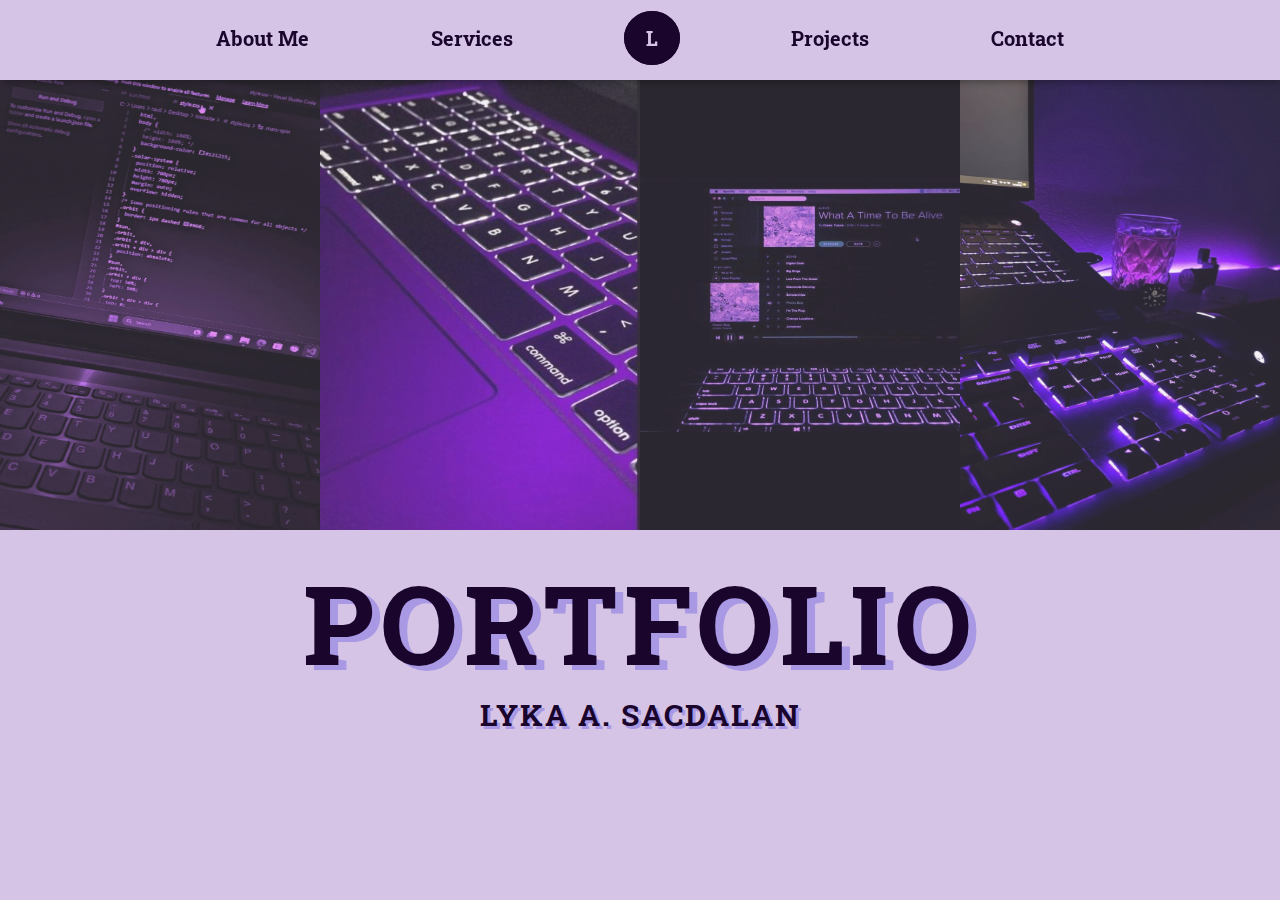
<file: LAS_PORTFOLIO/index.html>
<!DOCTYPE html>
<html lang="en">
<head>
  <meta charset="UTF-8">
  <meta name="viewport" content="width=device-width, initial-scale=1.0">
  <!--CSS STYLES-->
  <link rel="stylesheet" href="css/general.css">
  <link rel="stylesheet" href="css/nav.css">
  <link rel="stylesheet" href="css/home.css">
  <!--FONTS-->
  <link rel="preconnect" href="https://fonts.googleapis.com">
  <link rel="preconnect" href="https://fonts.gstatic.com" crossorigin>
  <link href="https://fonts.googleapis.com/css2?family=Roboto+Slab:wght@100..900&family=Roboto:ital,wght@0,100..900;1,100..900&display=swap" rel="stylesheet">
  <!--FONT AWESOME-->
  <link
  rel="stylesheet"
  href="https://cdnjs.cloudflare.com/ajax/libs/font-awesome/6.7.2/css/all.min.css"
/>
  <title>Lyka Portfolio</title>
</head>
<body>
  <header>

    <nav>
      <ul>
        <li><a href="html/about.html">About Me</a></li>
        <li><a href="html/services.html">Services</a></li>
        <li><a href="index.html" class="l-logo">L</a></li>
        <li><a href="html/projects.html">Projects</a></li>
        <li><a href="html/contact.html">Contact</a></li>
      </ul>
    </nav>

  </header>
  <main>
    <section id="home">
      <div class="image-home">
        <img src="images/img-1.jpg" alt="home-image-1">
        <img src="images/img-2.jpg" alt="home-image-2">
        <img src="images/img-3.jpg" alt="home-image-3">
        <img src="images/img-4.jpg" alt="home-image-4">
      </div>
      <div class="bottom-home">
        <div class="portfolio-title">PORTFOLIO</div>
        <div class="portfolio-sub-title">LYKA A. SACDALAN</div>
      </div>
      
    </section>
  </main>

  <footer>

  </footer>

  <script src="js/script.js"></script>
</body>
</html>
</file>
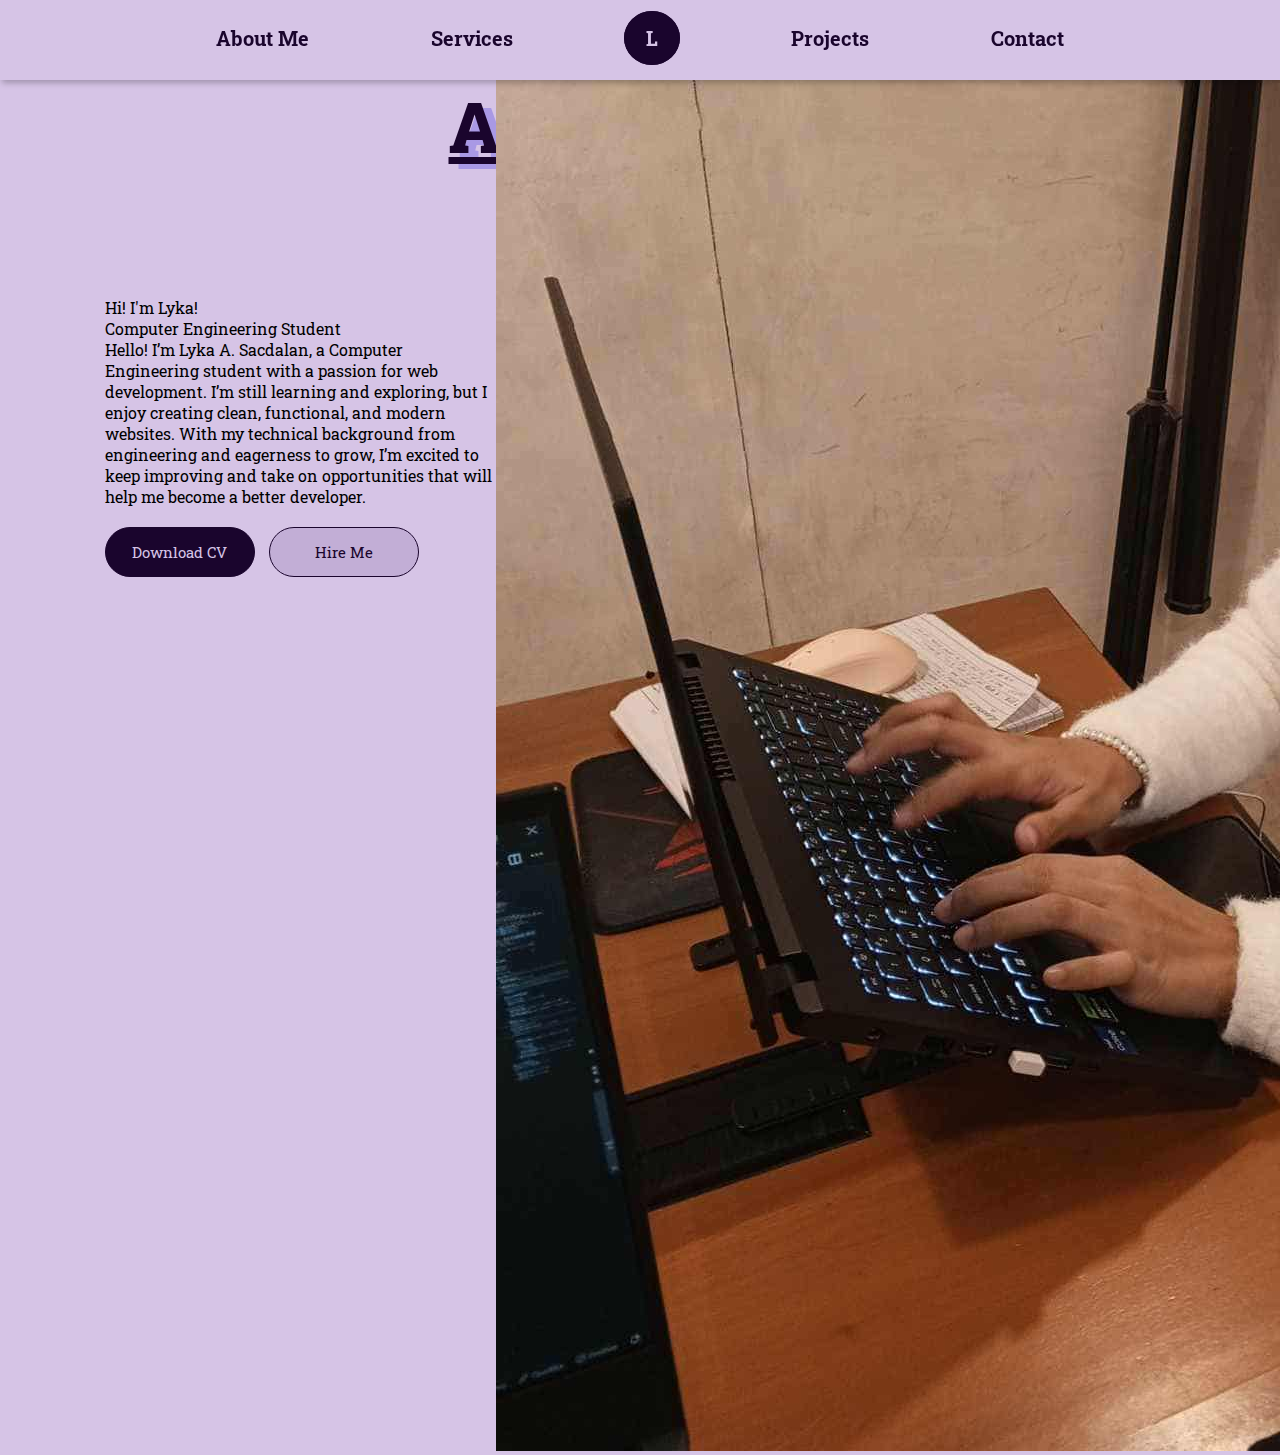
<file: LAS_PORTFOLIO/about.html>
<!DOCTYPE html>
<html lang="en">
<head>
  <meta charset="UTF-8">
  <meta name="viewport" content="width=device-width, initial-scale=1.0">
  <!--CSS STYLES-->
  <link rel="stylesheet" href="css/general.css">
  <link rel="stylesheet" href="css/nav.css">
  <link rel="stylesheet" href="css/about.css">
  <!--FONTS-->
  <link rel="preconnect" href="https://fonts.googleapis.com">
  <link rel="preconnect" href="https://fonts.gstatic.com" crossorigin>
  <link href="https://fonts.googleapis.com/css2?family=Roboto+Slab:wght@100..900&family=Roboto:ital,wght@0,100..900;1,100..900&display=swap" rel="stylesheet">
  <!--FONT AWESOME-->
  <link
  rel="stylesheet"
  href="https://cdnjs.cloudflare.com/ajax/libs/font-awesome/6.7.2/css/all.min.css"
/>
  <title>Lyka Portfolio</title>
</head>
<body>
  <header>
    <nav>
      <ul>
        <li><a href="about.html">About Me</a></li>
        <li><a href="services.html">Services</a></li>
        <li><a href="index.html" class="l-logo">L</a></li>
        <li><a href="projects.html">Projects</a></li>
        <li><a href="contact.html">Contact</a></li>
      </ul>
    </nav>
  </header>
  <main>
    <section id="about">
      
      <div class="head"><u>ABOUT ME</u></div>

      <div class="about-container">
        
        <div class="right">
          <div class="introduction">Hi! I'm Lyka!</div>
          <div class="occupation">Computer Engineering Student</div>  
          <div class="name-desc">
          Hello! I’m Lyka A. Sacdalan, a Computer Engineering student with a passion for web development. I’m still learning and exploring, but I enjoy creating clean, functional, and modern websites. With my technical background from engineering and eagerness to grow, I’m excited to keep improving and take on opportunities that will help me become a better developer.
          </div>

          <button class="dl-cv">
            Download CV
          </button>
          <button class="hire-me">
            Hire Me
          </button>
        </div>
        
        <div class="left">
            <img src="images/about-photo.jpg" alt="">
        </div>
      </div>
      
      
    </section>
  </main>

  <footer>

  </footer>
</body>
</html>
</file>
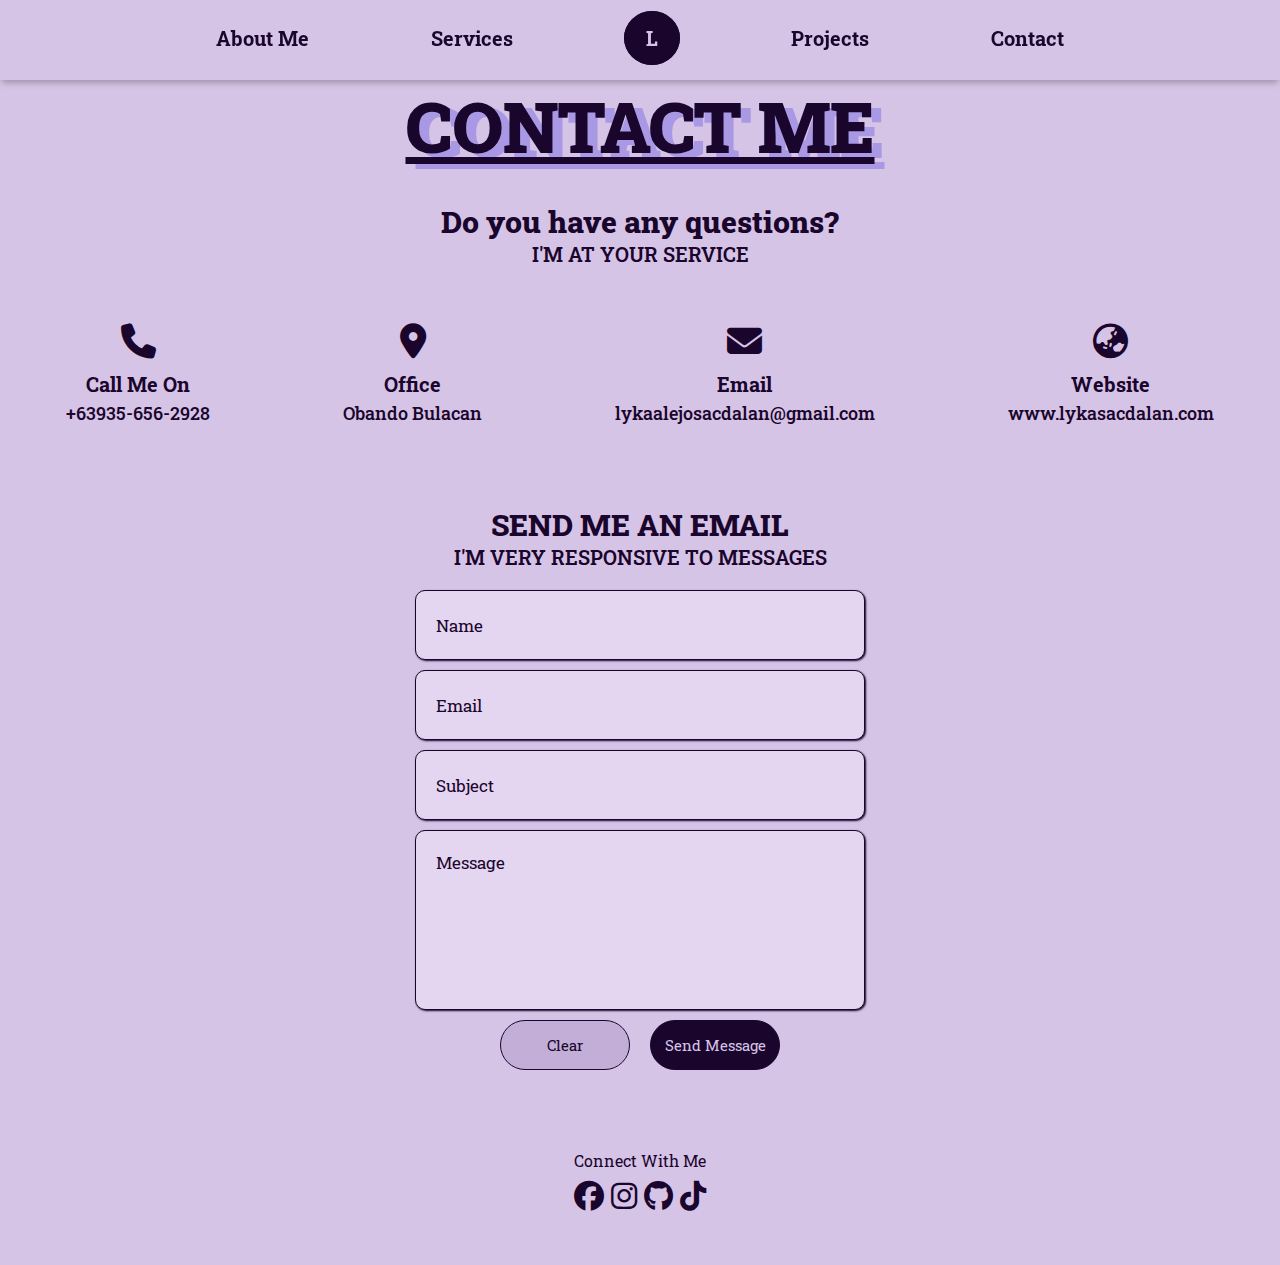
<file: LAS_PORTFOLIO/contact.html>
<!DOCTYPE html>
<html lang="en">
<head>
  <meta charset="UTF-8">
  <meta name="viewport" content="width=device-width, initial-scale=1.0">
  <!--CSS STYLES-->
  <link rel="stylesheet" href="css/general.css">
  <link rel="stylesheet" href="css/nav.css">
  <link rel="stylesheet" href="css/contact.css">
  <!--FONTS-->
  <link rel="preconnect" href="https://fonts.googleapis.com">
  <link rel="preconnect" href="https://fonts.gstatic.com" crossorigin>
  <link href="https://fonts.googleapis.com/css2?family=Roboto+Slab:wght@100..900&family=Roboto:ital,wght@0,100..900;1,100..900&display=swap" rel="stylesheet">
  <!--FONT AWESOME-->
  <link
    rel="stylesheet"
    href="https://cdnjs.cloudflare.com/ajax/libs/font-awesome/6.7.2/css/all.min.css"
  />
  <title>Lyka Portfolio</title>
</head>
<body>
  <header>
    <nav>
      <ul>
        <li><a href="about.html">About Me</a></li>
        <li><a href="services.html">Services</a></li>
        <li><a href="index.html" class="l-logo">L</a></li>
        <li><a href="projects.html">Projects</a></li>
        <li><a href="contact.html">Contact</a></li>
      </ul>
    </nav>
  </header>

  <main>
    <section id="contact">
      <div class="head">
        <u>CONTACT ME</u>
      </div>

      <div class="contact-intro">
        <div class="contact-question">Do you have any questions?</div>
        <div class="contact-sub">I'M AT YOUR SERVICE</div>
      </div>
      
      <div class="contact-container"> 
        <!--Contact 1-->
        <div class="contact">
          <div class="contact-icon">
            <i class="fa-solid fa-phone"></i>
          </div>
          <div class="contact-name">Call Me On</div>
          <div class="contact-desc">+63935-656-2928</div>
        </div>

        <!--Contact 2-->
        <div class="contact">
          <div class="contact-icon">
            <i class="fa-solid fa-location-dot"></i>
          </div>
          <div class="contact-name">Office</div>
          <div class="contact-desc">Obando Bulacan</div>
        </div>

        <!--Contact 3-->
        <div class="contact">
          <div class="contact-icon">
            <i class="fa-solid fa-envelope"></i>
          </div>
          <div class="contact-name">Email</div>
          <div class="contact-desc">lykaalejosacdalan@gmail.com</div>
        </div>

        <!--Contact 4-->
        <div class="contact">
          <div class="contact-icon">
            <i class="fa-solid fa-earth-asia"></i>
          </div>
          <div class="contact-name">Website</div>
          <div class="contact-desc">www.lykasacdalan.com</div>
        </div>
      </div>

      <div class="contact-email">
        <div class="email-title">SEND ME AN EMAIL</div>
        <div class="email-sub">I'M VERY RESPONSIVE TO MESSAGES</div>
      </div>

      <div class="email-me">
        <form class="form-email">
          <input type="text" name="name" placeholder="Name" class="contact-inputs" required>
          <input type="email" name="email" placeholder="Email" class="contact-inputs" required>
          <input type="text" name="subject" placeholder="Subject" class="contact-inputs" required>
          <textarea id="email-message" name="message" placeholder="Message" class="contact-inputs" required></textarea>

          <div class="email-buttons">
            <button class="clear-button" type="reset">Clear</button>
            <button class="send-button" type="submit">Send Message</button>
          </div>
        </form>
      </div>

      <div class="connect-container">
        <div>Connect With Me</div>
        <div class="socials">
          <a href="https://www.facebook.com/share/17AZUaY7Bp/">
            <div class="social-icon"><i id="fb" class="fa-brands fa-facebook"></i></div>
          </a>

          <a href="https://www.instagram.com/lasacdalan?igsh=MXNjOG00MHQ3NmF0dg==">
            <div class="social-icon"><i id="ig" class="fa-brands fa-instagram"></i></div>
          </a>

          <a href="https://github.com/lasacdalan">
            <div class="social-icon"><i id="git" class="fa-brands fa-github"></i></div>
          </a>

          <a href="https://www.tiktok.com/@aaeoaaa_?_t=ZS-8zbcDejuXcC&_r=1">
            <div class="social-icon"><i id="tt" class="fa-brands fa-tiktok"></i></div>
          </a>
        </div> <!-- closes .socials -->
      </div>   <!-- closes .connect-container -->
    </section>
  </main>


</body>
</html>
</file>
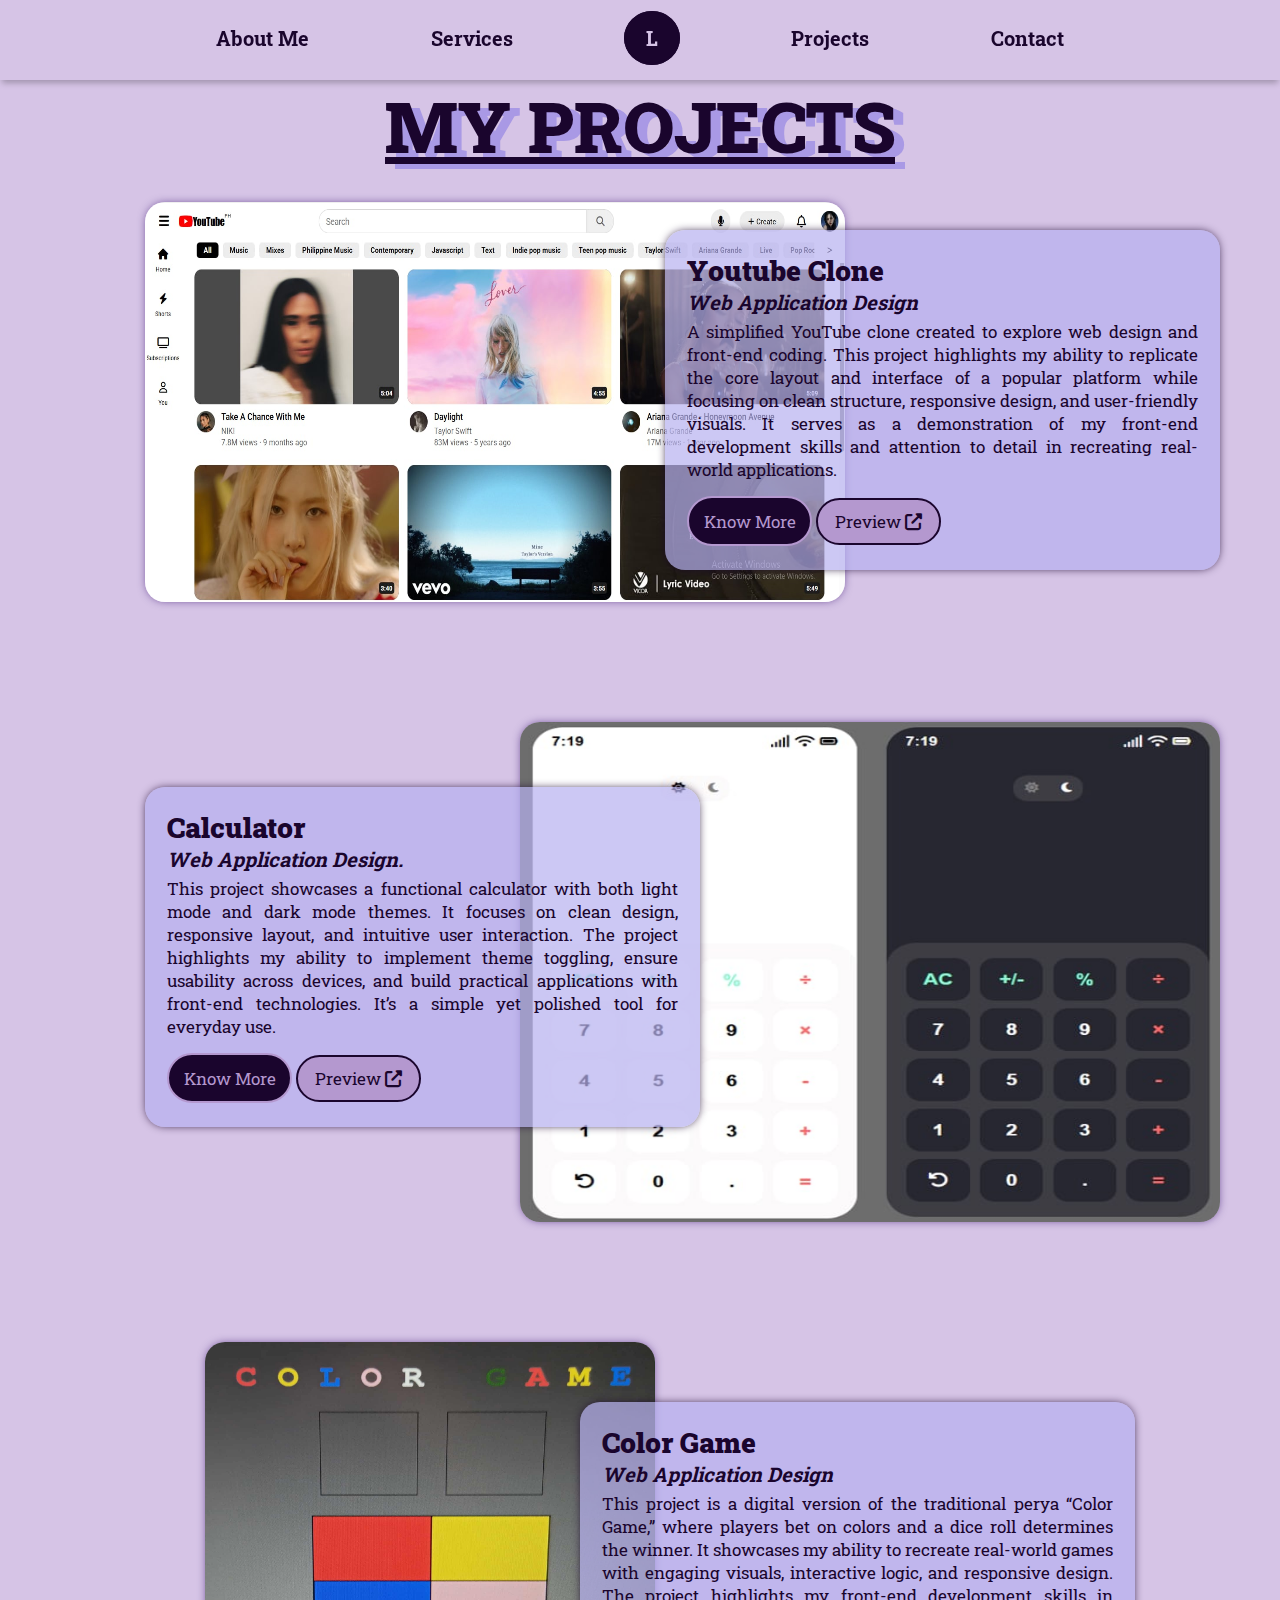
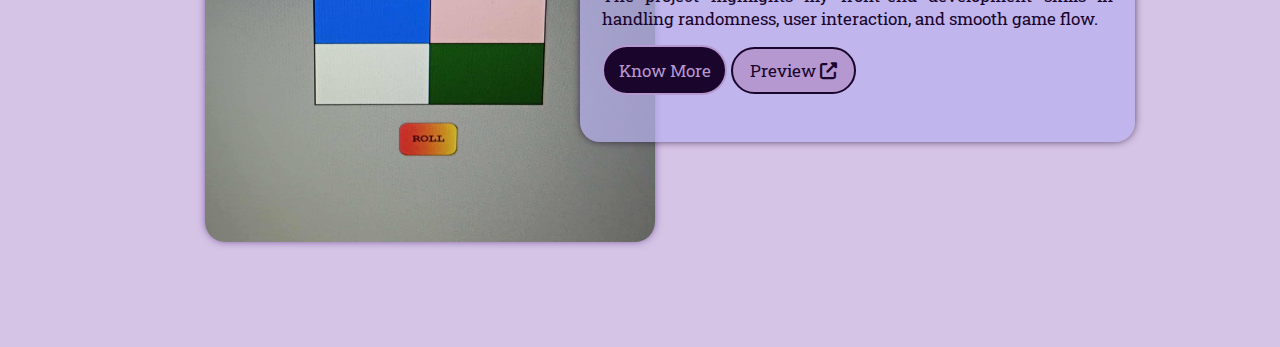
<file: LAS_PORTFOLIO/projects.html>
<!DOCTYPE html>
<html lang="en">
<head>
  <meta charset="UTF-8">
  <meta name="viewport" content="width=device-width, initial-scale=1.0">
  <!--CSS STYLES-->
  <link rel="stylesheet" href="css/general.css">
  <link rel="stylesheet" href="css/nav.css">
  <link rel="stylesheet" href="css/projects.css">
  <!--FONTS-->
  <link rel="preconnect" href="https://fonts.googleapis.com">
  <link rel="preconnect" href="https://fonts.gstatic.com" crossorigin>
  <link href="https://fonts.googleapis.com/css2?family=Roboto+Slab:wght@100..900&family=Roboto:ital,wght@0,100..900;1,100..900&display=swap" rel="stylesheet">
  <!--FONT AWESOME-->
  <link
  rel="stylesheet"
  href="https://cdnjs.cloudflare.com/ajax/libs/font-awesome/6.7.2/css/all.min.css"
/>
  <title>Lyka Portfolio</title>
</head>
<body>
  <header>
    <nav>
     <ul>
        <li><a href="about.html">About Me</a></li>
        <li><a href="services.html">Services</a></li>
        <li><a href="index.html" class="l-logo">L</a></li>
        <li><a href="projects.html">Projects</a></li>
        <li><a href="contact.html">Contact</a></li>
      </ul>
    </nav>
  </header>
  <main>
    <section id="projects">

      <div class="head">
        <u>MY PROJECTS</u>
      </div>
      
      <div class="projects-container">
      <!--PROJECT 1-->
      <div class="container">
        <div class="proj-image">
          <div>
            <img src="images/proj-imgs/proj-1.jpg" alt="">
          </div>
        </div>
        <div class="proj-info">
          <div class="proj-title">Youtube Clone</div>
          <div class="proj-sub-title"><i>Web Application Design</i></div>
          <div class="proj-desc">A simplified YouTube clone created to explore web design and front-end coding. This project highlights my ability to replicate the core layout and interface of a popular platform while focusing on clean structure, responsive design, and user-friendly visuals. It serves as a demonstration of my front-end development skills and attention to detail in recreating real-world applications.</div>
          <button class="know-more">Know More</button>
          <button class="preview">Preview <i class="fa-solid fa-up-right-from-square"></i></button>
        </div>
      </div>

      <!--PROJECT 2-->
      <div class="container second">
        <div class="proj-image" id="proj-img-second">
          <div>
            <img src="images/proj-imgs/proj-2.jpg" alt="">
          </div>
        </div>
        <div class="proj-info">
          <div class="proj-title">Calculator</div>
          <div class="proj-sub-title"><i>Web Application Design.</i></div>
          <div class="proj-desc">This project showcases a functional calculator with both light mode and dark mode themes. It focuses on clean design, responsive layout, and intuitive user interaction. The project highlights my ability to implement theme toggling, ensure usability across devices, and build practical applications with front-end technologies. It’s a simple yet polished tool for everyday use.</div>
          <button class="know-more">Know More</button>
          <button class="preview">Preview <i class="fa-solid fa-up-right-from-square"></i></button>
        </div>
      </div>

      <!--PROJECT 3-->
      <div class="container third">
        <div class="proj-image">
          <div>
            <img src="images/proj-imgs/proj-3.jpg" alt="">
          </div>
        </div>
        <div class="proj-info">
          <div class="proj-title">Color Game</div>
          <div class="proj-sub-title"><i>Web Application Design</i></div>
          <div class="proj-desc">This project is a digital version of the traditional perya “Color Game,” where players bet on colors and a dice roll determines the winner. It showcases my ability to recreate real-world games with engaging visuals, interactive logic, and responsive design. The project highlights my front-end development skills in handling randomness, user interaction, and smooth game flow.</div>
          <button class="know-more">Know More</button>
          <button class="preview">Preview <i class="fa-solid fa-up-right-from-square"></i></button>
        </div>
      </div>
      </div>

      
      
    </section>
  </main>

  <footer>

  </footer>
</body>
</html>
</file>
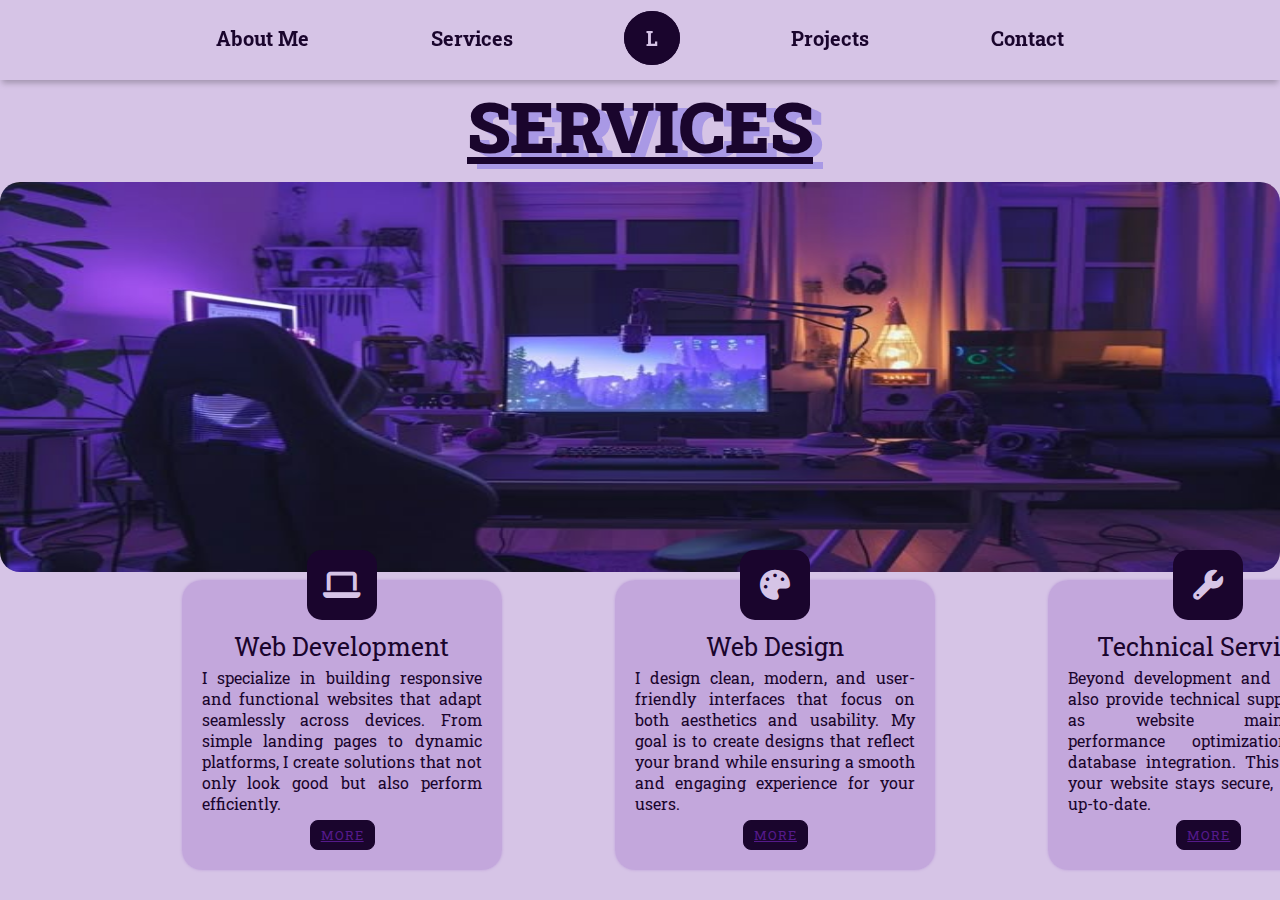
<file: LAS_PORTFOLIO/services.html>
<!DOCTYPE html>
<html lang="en">
<head>
  <meta charset="UTF-8">
  <meta name="viewport" content="width=device-width, initial-scale=1.0">
  <!--CSS STYLES-->
  <link rel="stylesheet" href="css/general.css">
  <link rel="stylesheet" href="css/nav.css">
  <link rel="stylesheet" href="css/services.css">
  <!--FONTS-->
  <link rel="preconnect" href="https://fonts.googleapis.com">
  <link rel="preconnect" href="https://fonts.gstatic.com" crossorigin>
  <link href="https://fonts.googleapis.com/css2?family=Roboto+Slab:wght@100..900&family=Roboto:ital,wght@0,100..900;1,100..900&display=swap" rel="stylesheet">
  <!--FONT AWESOME-->
  <link
  rel="stylesheet"
  href="https://cdnjs.cloudflare.com/ajax/libs/font-awesome/6.7.2/css/all.min.css"
/>
  <title>Lyka Portfolio</title>
</head>
<body>
  <header>
    <nav>
      <ul>
        <li><a href="about.html">About Me</a></li>
        <li><a href="services.html">Services</a></li>
        <li><a href="index.html" class="l-logo">L</a></li>
        <li><a href="projects.html">Projects</a></li>
        <li><a href="contact.html">Contact</a></li>
      </ul>
    </nav>
  </header>
  <main>
    <section id="services">
      
      <div class="head"><u>SERVICES</u></div>
      
      <div class="service-cover">
        <img src="images/services-photo.jpg" alt="">
      </div>
      
      <div class="services-container">
        <!--SERVICES CARDS-->
          <!--Card 1-->
            <div class="service">
              <div class="service-icon">
                <i class="fa-solid fa-laptop"></i>
              </div>
              <div class="service-name">
                Web Development
              </div>
              <div class="service-desc">
                I specialize in building responsive and functional websites that adapt seamlessly across devices. From simple landing pages to dynamic platforms, I create solutions that not only look good but also perform efficiently.
                
              </div>
              <div class="service-more">
                <a href="">MORE</a>
              </div>
              
            </div>

            <!--Card 2-->
            <div class="service">
              <div class="service-icon">
                <i class="fa-solid fa-palette"></i>
              </div>
              <div class="service-name">
                Web Design
              </div>
              <div class="service-desc">
                I design clean, modern, and user-friendly interfaces that focus on both aesthetics and usability. My goal is to create designs that reflect your brand while ensuring a smooth and engaging experience for your users.
                </div>
              <div class="service-more">
                <a href="">MORE</a>
              </div>
            </div>

            <!--Card 3-->
            <div class="service">
              <div class="service-icon">
                <i class="fa-solid fa-wrench"></i>
              </div>
              <div class="service-name">
                Technical Services
              </div>
              <div class="service-desc">
                Beyond development and design, I also provide technical support such as website maintenance, performance optimization, and database integration. This ensures your website stays secure, fast, and up-to-date.
                
              </div>
              <div class="service-more">
                <a href="">MORE</a>
              </div>
            </div>
      </div>


    </section>
  </main>

  <footer>

  </footer>
</body>
</html>
</file>
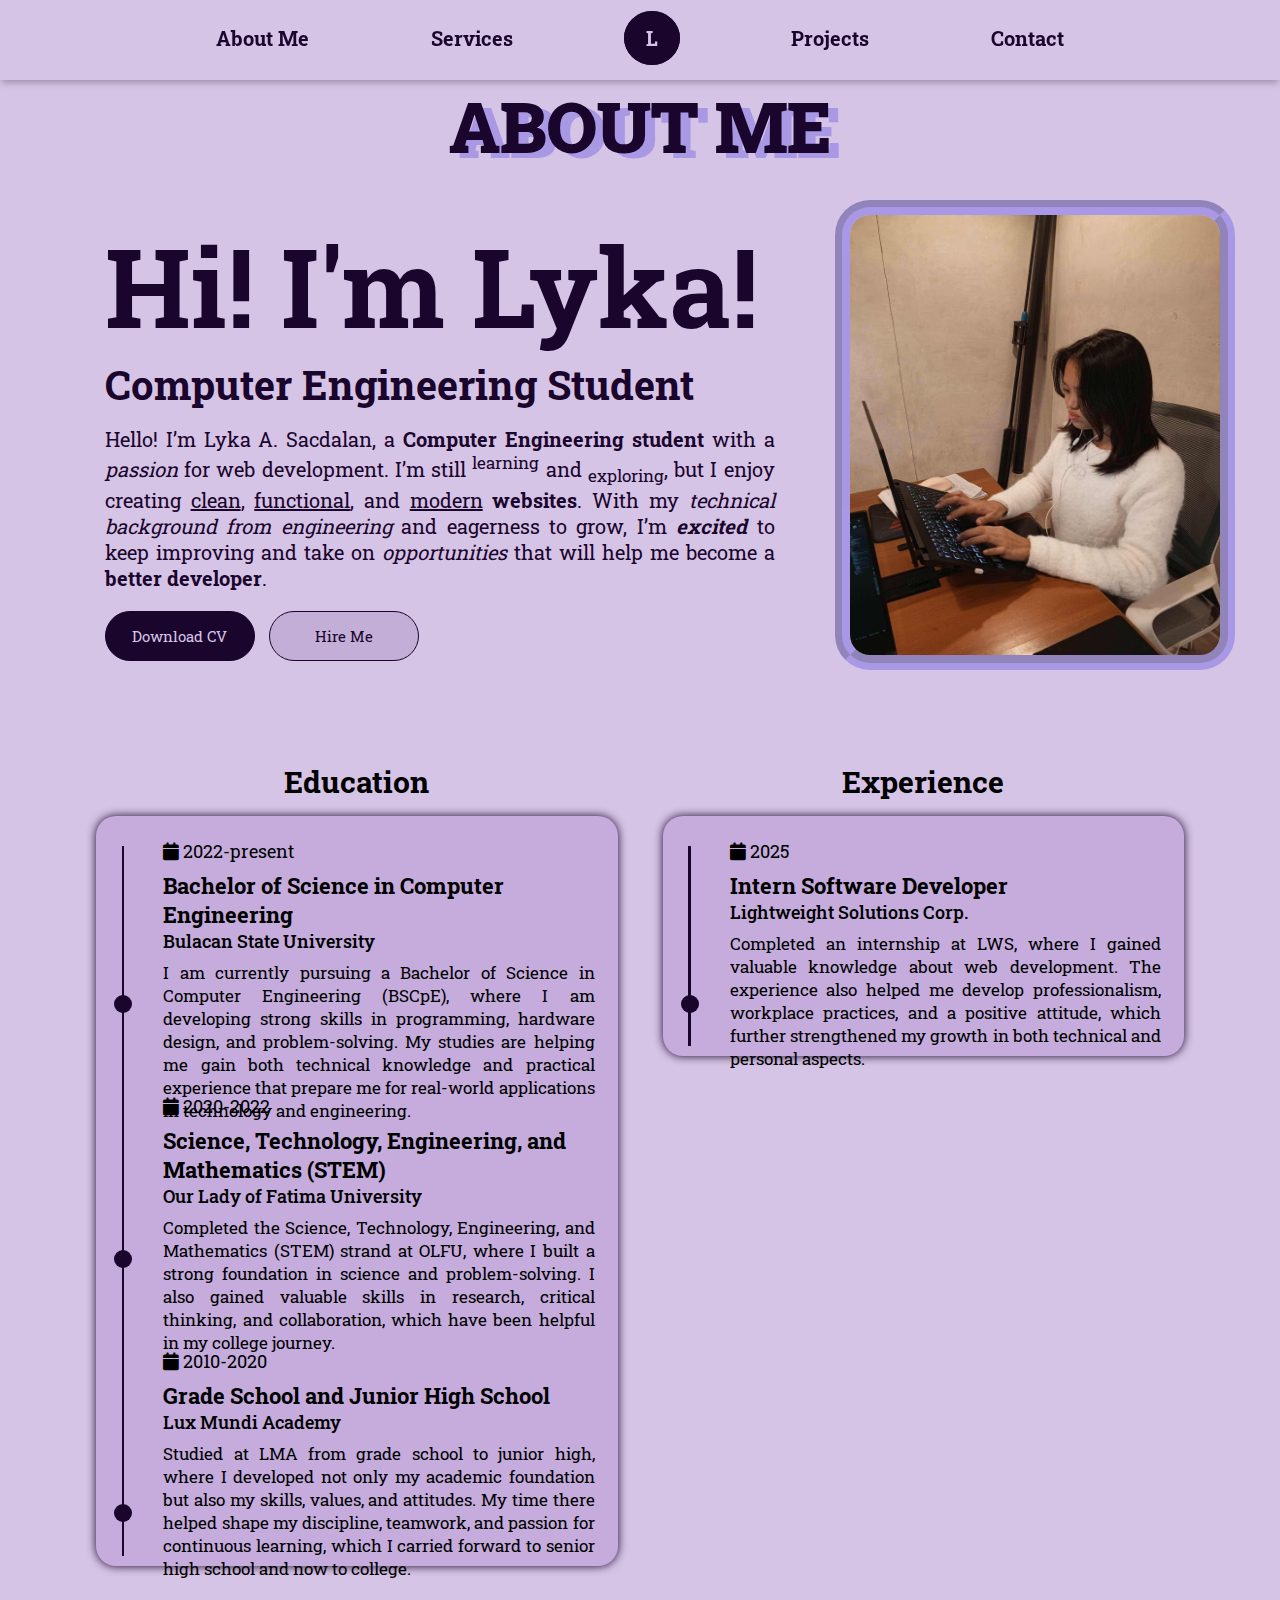
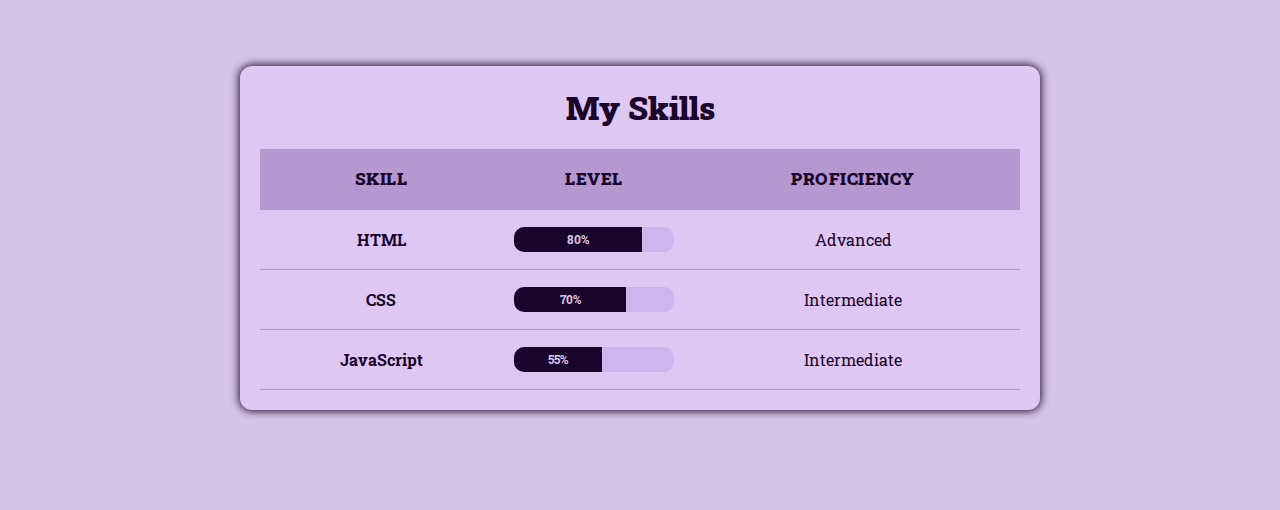
<file: LAS_PORTFOLIO/html/about.html>
<!DOCTYPE html>
<html lang="en">
<head>
  <meta charset="UTF-8">
  <meta name="viewport" content="width=device-width, initial-scale=1.0">
  <!--CSS STYLES-->
  <link rel="stylesheet" href="../css/general.css">
  <link rel="stylesheet" href="../css/nav.css">
  <link rel="stylesheet" href="../css/about.css">
  <!--FONTS-->
  <link rel="preconnect" href="https://fonts.googleapis.com">
  <link rel="preconnect" href="https://fonts.gstatic.com" crossorigin>
  <link href="https://fonts.googleapis.com/css2?family=Roboto+Slab:wght@100..900&family=Roboto:ital,wght@0,100..900;1,100..900&display=swap" rel="stylesheet">
  <!--FONT AWESOME-->
  <link
  rel="stylesheet"
  href="https://cdnjs.cloudflare.com/ajax/libs/font-awesome/6.7.2/css/all.min.css"
/>
  <title>Lyka Portfolio</title>
</head>
<body>
  <header>
    <nav>
      <ul>
        <li><a href="about.html">About Me</a></li>
        <li><a href="services.html">Services</a></li>
        <li><a href="/index.html" class="l-logo">L</a></li>
        <li><a href="projects.html">Projects</a></li>
        <li><a href="contact.html">Contact</a></li>
      </ul>
    </nav>
  </header>
  <main>
    <section id="about">
      
      <div class="head">ABOUT ME</div>

      <div class="about-container">
        
        <div class="left">
          <div class="introduction"><b>Hi! I'm Lyka!</b></div>
          <div class="occupation"><strong>Computer Engineering Student</strong></div>  
          <div class="name-desc">
            Hello! I’m Lyka A. Sacdalan, a <strong>Computer Engineering student</strong> with a <i>passion</i> for web development. I’m still <sup>learning</sup> and <sub>exploring</sub>, but I enjoy creating <ins>clean</ins>, <ins>functional</ins>, and <ins>modern</ins> <b>websites</b>. With my <i>technical background from engineering</i> and eagerness to grow, I’m <b><i>excited</i></b> to keep improving and take on <em>opportunities</em> that will help me become a <strong>better developer</strong>.
          </div>

          <button class="dl-cv">
            Download CV
          </button>
          <button class="hire-me">
            Hire Me
          </button>
        </div>
        
        <div class="right">
            <img src="../images/about-photo.jpg" alt="lyka picture">
        </div>
      </div>

      <div class="bg-container">
        <!--EDUCATION-->
        <div class="bg-card">

          <div class="bg-title">Education</div>
          <div class="bg-box">

            <div class="bg-right">
              <div class="line"></div>
              <div class="circle one"></div>
              <div class="circle two"></div>
              <div class="circle three"></div>
              </div>
            

            <div class="bg-left">
               <div class="bg-content">
                <div class="bg-date">
                  <i class="fa-solid fa-calendar"></i>
                  2022-present
                </div>
                <div class="bg-label">
                  Bachelor of Science in Computer Engineering
                </div>
                <div class="bg-place">
                  Bulacan State University
                </div>
                <div class="bg-desc">
                  I am currently pursuing a Bachelor of Science in Computer Engineering (BSCpE), where I am developing strong skills in programming, hardware design, and problem-solving. My studies are helping me gain both technical knowledge and practical experience that prepare me for real-world applications in technology and engineering.
                </div>
              </div>

              <div class="bg-content">
                <div class="bg-date">
                  <i class="fa-solid fa-calendar"></i>
                  2020-2022
                </div>
                <div class="bg-label">
                  Science, Technology, Engineering, and Mathematics (STEM)
                </div>
                <div class="bg-place">
                  Our Lady of Fatima University
                </div>
                <div class="bg-desc">
                  Completed the Science, Technology, Engineering, and Mathematics (STEM) strand at OLFU, where I built a strong foundation in science and problem-solving. I also gained valuable skills in research, critical thinking, and collaboration, which have been helpful in my college journey.
                </div>
              </div>

              <div class="bg-content">
                <div class="bg-date">
                  <i class="fa-solid fa-calendar"></i>
                  2010-2020
                </div>
                <div class="bg-label">
                  Grade School and Junior High School
                </div>
                <div class="bg-place">
                  Lux Mundi Academy
                </div>
                <div class="bg-desc">
                  Studied at LMA from grade school to junior high, where I developed not only my academic foundation but also my skills, values, and attitudes. My time there helped shape my discipline, teamwork, and passion for continuous learning, which I carried forward to senior high school and now to college.
                </div>
              </div>

            </div>
          </div>

        </div>

        <!--EXPERIENCE-->
        <div class="bg-card">

          <div class="bg-title">Experience</div>

          <div class="bg-box">
            <div class="bg-right">
   
              <div class="line"></div>
              <div class="circle one"></div>

   
            </div>
            <div class="bg-left">
               <div class="bg-content">
                <div class="bg-date">
                  <i class="fa-solid fa-calendar"></i>
                  2025
                </div>
                <div class="bg-label">
                  Intern Software Developer
                </div>
                <div class="bg-place">
                  Lightweight Solutions Corp.
                </div>
                <div class="bg-desc">
                  Completed an internship at LWS, where I gained valuable knowledge about web development. The experience also helped me develop professionalism, workplace practices, and a positive attitude, which further strengthened my growth in both technical and personal aspects.
                </div>
              </div>
            </div>
          </div>

        </div>

        </div>

      </div>

    
    <!--SKILLS-->

    <div class="skills-section">
      <h1><strong>My Skills</strong></h1>
      <table>
        <thead>
          <tr>
            <th><b>Skill</b></th>
            <th><b>Level</b></th>
            <th><b>Proficiency</b></th>
          </tr>
        </thead>
        <tbody>
          <tr>
            <td><strong>HTML</strong></td>
            <td>
              <div class="progress">
                <div class="progress-bar" style="width: 80%;">80%</div>
              </div>
            </td>
            <td>Advanced</td>
          </tr>
          <tr>
            <td><strong>CSS</strong></td>
            <td>
              <div class="progress">
                <div class="progress-bar" style="width: 70%;">70%</div>
              </div>
            </td>
            <td>Intermediate</td>
          </tr>
          <tr>
            <td><strong>JavaScript</strong></td>
            <td>
              <div class="progress">
                <div class="progress-bar" style="width: 55%;">55%</div>
              </div>
            </td>
            <td>Intermediate</td>
          </tr>
        </tbody>
      </table>
    </div>

      
    </section>
  </main>

  <footer>

  </footer>

  <script src="../js/script.js"></script>
</body>
</html>
</file>
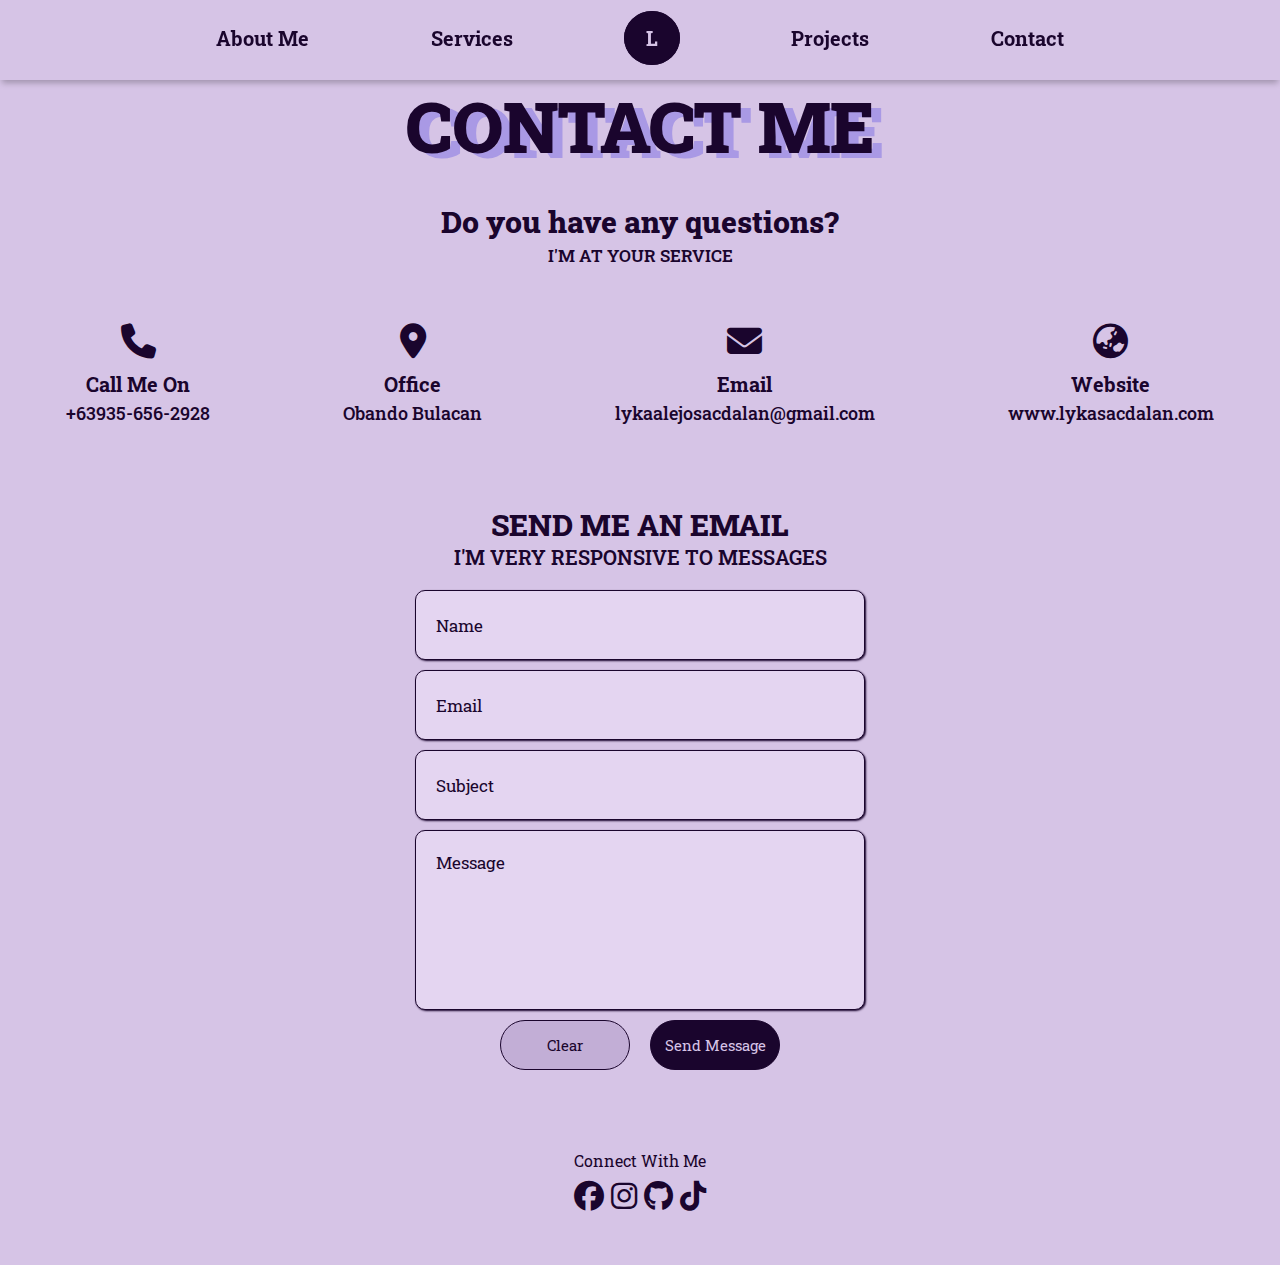
<file: LAS_PORTFOLIO/html/contact.html>
<!DOCTYPE html>
<html lang="en">
<head>
  <meta charset="UTF-8">
  <meta name="viewport" content="width=device-width, initial-scale=1.0">
  <!--CSS STYLES-->
  <link rel="stylesheet" href="../css/general.css">
  <link rel="stylesheet" href="../css/nav.css">
  <link rel="stylesheet" href="../css/contact.css">
  <!--FONTS-->
  <link rel="preconnect" href="https://fonts.googleapis.com">
  <link rel="preconnect" href="https://fonts.gstatic.com" crossorigin>
  <link href="https://fonts.googleapis.com/css2?family=Roboto+Slab:wght@100..900&family=Roboto:ital,wght@0,100..900;1,100..900&display=swap" rel="stylesheet">
  <!--FONT AWESOME-->
  <link
    rel="stylesheet"
    href="https://cdnjs.cloudflare.com/ajax/libs/font-awesome/6.7.2/css/all.min.css"
  />
  <title>Lyka Portfolio</title>
</head>
<body>
  <header>
    <nav>
      <ul>
        <li><a href="about.html">About Me</a></li>
        <li><a href="services.html">Services</a></li>
        <li><a href="/index.html" class="l-logo">L</a></li>
        <li><a href="projects.html">Projects</a></li>
        <li><a href="contact.html">Contact</a></li>
      </ul>
    </nav>
  </header>

  <main>
    <section id="contact">
      <div class="head">
        CONTACT ME
      </div>

      <div class="contact-intro">
        <div class="contact-question">Do you have any questions?</div>
        <div class="contact-sub"><small>I'M AT YOUR SERVICE</small></div>
      </div>
      
      <div class="contact-container"> 
        <!--Contact 1-->
        <div class="contact">
          <div class="contact-icon">
            <i class="fa-solid fa-phone"></i>
          </div>
          <div class="contact-name">Call Me On</div>
          <div class="contact-desc">+63935-656-2928</div>
        </div>

        <!--Contact 2-->
        <div class="contact">
          <div class="contact-icon">
            <i class="fa-solid fa-location-dot"></i>
          </div>
          <div class="contact-name">Office</div>
          <div class="contact-desc">Obando Bulacan</div>
        </div>

        <!--Contact 3-->
        <div class="contact">
          <div class="contact-icon">
            <i class="fa-solid fa-envelope"></i>
          </div>
          <div class="contact-name">Email</div>
          <div class="contact-desc">lykaalejosacdalan@gmail.com</div>
        </div>

        <!--Contact 4-->
        <div class="contact">
          <div class="contact-icon">
            <i class="fa-solid fa-earth-asia"></i>
          </div>
          <div class="contact-name">Website</div>
          <div class="contact-desc">www.lykasacdalan.com</div>
        </div>
      </div>

      <div class="contact-email">
        <div class="email-title">SEND ME AN EMAIL</div>
        <div class="email-sub">I'M VERY RESPONSIVE TO MESSAGES</div>
      </div>

      <div class="email-me">
        <form class="form-email">
          <input type="text" name="name" placeholder="Name" class="contact-inputs" required>
          <input type="email" name="email" placeholder="Email" class="contact-inputs" required>
          <input type="text" name="subject" placeholder="Subject" class="contact-inputs" required>
          <textarea id="email-message" name="message" placeholder="Message" class="contact-inputs" required></textarea>

          <div class="email-buttons">
            <button class="clear-button" type="reset">Clear</button>
            <button class="send-button" type="submit">Send Message</button>
          </div>
        </form>
      </div>

      <div class="connect-container">
        <div>Connect With Me</div>
        <div class="socials">
          <a href="https://www.facebook.com/share/17AZUaY7Bp/">
            <div class="social-icon"><i id="fb" class="fa-brands fa-facebook"></i></div>
          </a>

          <a href="https://www.instagram.com/lasacdalan?igsh=MXNjOG00MHQ3NmF0dg==">
            <div class="social-icon"><i id="ig" class="fa-brands fa-instagram"></i></div>
          </a>

          <a href="https://github.com/lasacdalan">
            <div class="social-icon"><i id="git" class="fa-brands fa-github"></i></div>
          </a>

          <a href="https://www.tiktok.com/@aaeoaaa_?_t=ZS-8zbcDejuXcC&_r=1">
            <div class="social-icon"><i id="tt" class="fa-brands fa-tiktok"></i></div>
          </a>
        </div> 
      </div>   
    </section>
  </main>

   <script src="../js/script.js"></script>
</body>
</html>
</file>
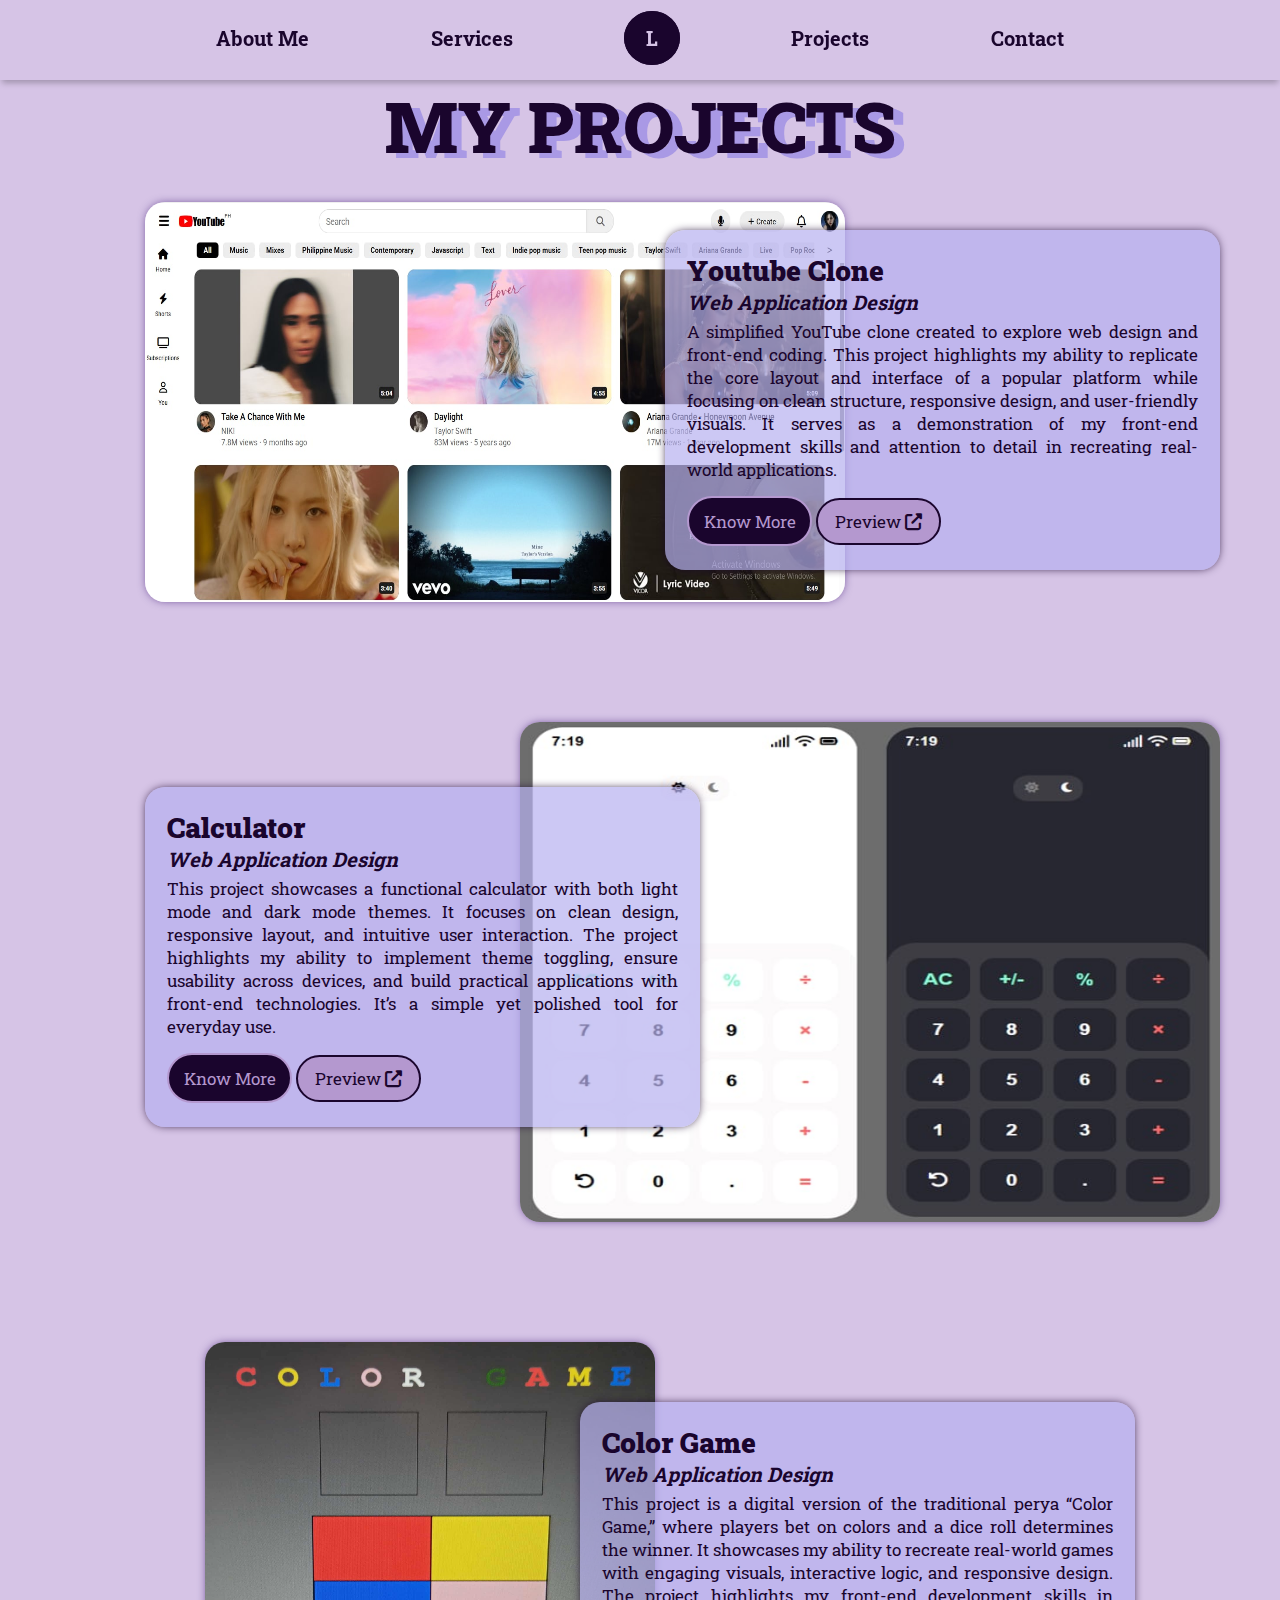
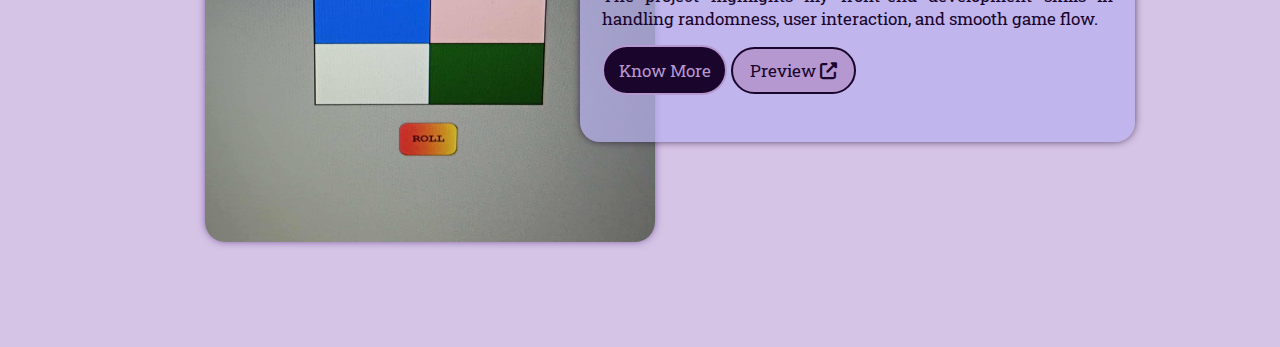
<file: LAS_PORTFOLIO/html/projects.html>
<!DOCTYPE html>
<html lang="en">
<head>
  <meta charset="UTF-8">
  <meta name="viewport" content="width=device-width, initial-scale=1.0">
  <!--CSS STYLES-->
  <link rel="stylesheet" href="../css/general.css">
  <link rel="stylesheet" href="../css/nav.css">
  <link rel="stylesheet" href="../css/projects.css">
  <!--FONTS-->
  <link rel="preconnect" href="https://fonts.googleapis.com">
  <link rel="preconnect" href="https://fonts.gstatic.com" crossorigin>
  <link href="https://fonts.googleapis.com/css2?family=Roboto+Slab:wght@100..900&family=Roboto:ital,wght@0,100..900;1,100..900&display=swap" rel="stylesheet">
  <!--FONT AWESOME-->
  <link
  rel="stylesheet"
  href="https://cdnjs.cloudflare.com/ajax/libs/font-awesome/6.7.2/css/all.min.css"
/>
  <title>Lyka Portfolio</title>
</head>
<body>
  <header>
    <nav>
      <ul>
        <li><a href="about.html">About Me</a></li>
        <li><a href="services.html">Services</a></li>
        <li><a href="/index.html" class="l-logo">L</a></li>
        <li><a href="projects.html">Projects</a></li>
        <li><a href="contact.html">Contact</a></li>
      </ul>
    </nav>
  </header>
  <main>
    <section id="projects">

      <div class="head">
        MY PROJECTS
      </div>
      
      <div class="projects-container">
      <!--PROJECT 1-->
      <div class="container">
        <div class="proj-image">
          <div>
            <img src="../images/proj-imgs/proj-1.jpg" alt="Youtube Clone project screenshot">
          </div>
        </div>
        <div class="proj-info">
          <div class="proj-title">Youtube Clone</div>
          <div class="proj-sub-title"><em>Web Application Design</em></div>
          <div class="proj-desc">A simplified YouTube clone created to explore web design and front-end coding. This project highlights my ability to replicate the core layout and interface of a popular platform while focusing on clean structure, responsive design, and user-friendly visuals. It serves as a demonstration of my front-end development skills and attention to detail in recreating real-world applications.</div>
          <button class="know-more">Know More</button>
          <button class="preview">Preview <i class="fa-solid fa-up-right-from-square"></i></button>
        </div>
      </div>

      <!--PROJECT 2-->
      <div class="container second">
        <div class="proj-image" id="proj-img-second">
          <div>
            <img src="../images/proj-imgs/proj-2.jpg" alt="Calculator project screenshot">
          </div>
        </div>
        <div class="proj-info">
          <div class="proj-title">Calculator</div>
          <div class="proj-sub-title"><em>Web Application Design</em></div>
          <div class="proj-desc">This project showcases a functional calculator with both light mode and dark mode themes. It focuses on clean design, responsive layout, and intuitive user interaction. The project highlights my ability to implement theme toggling, ensure usability across devices, and build practical applications with front-end technologies. It’s a simple yet polished tool for everyday use.</div>
          <button class="know-more">Know More</button>
          <button class="preview">Preview <i class="fa-solid fa-up-right-from-square"></i></button>
        </div>
      </div>

      <!--PROJECT 3-->
      <div class="container third">
        <div class="proj-image">
          <div>
            <img src="../images/proj-imgs/proj-3.jpg" alt="Color game project screenshot">
          </div>
        </div>
        <div class="proj-info">
          <div class="proj-title">Color Game</div>
          <div class="proj-sub-title"><em>Web Application Design</em></div>
          <div class="proj-desc">This project is a digital version of the traditional perya “Color Game,” where players bet on colors and a dice roll determines the winner. It showcases my ability to recreate real-world games with engaging visuals, interactive logic, and responsive design. The project highlights my front-end development skills in handling randomness, user interaction, and smooth game flow.</div>
          <button class="know-more">Know More</button>
          <button class="preview">Preview <i class="fa-solid fa-up-right-from-square"></i></button>
        </div>
      </div>
      </div>
    
      
    </section>
  </main>

  <footer>

  </footer>

   <script src="../js/script.js"></script>
</body>
</html>
</file>
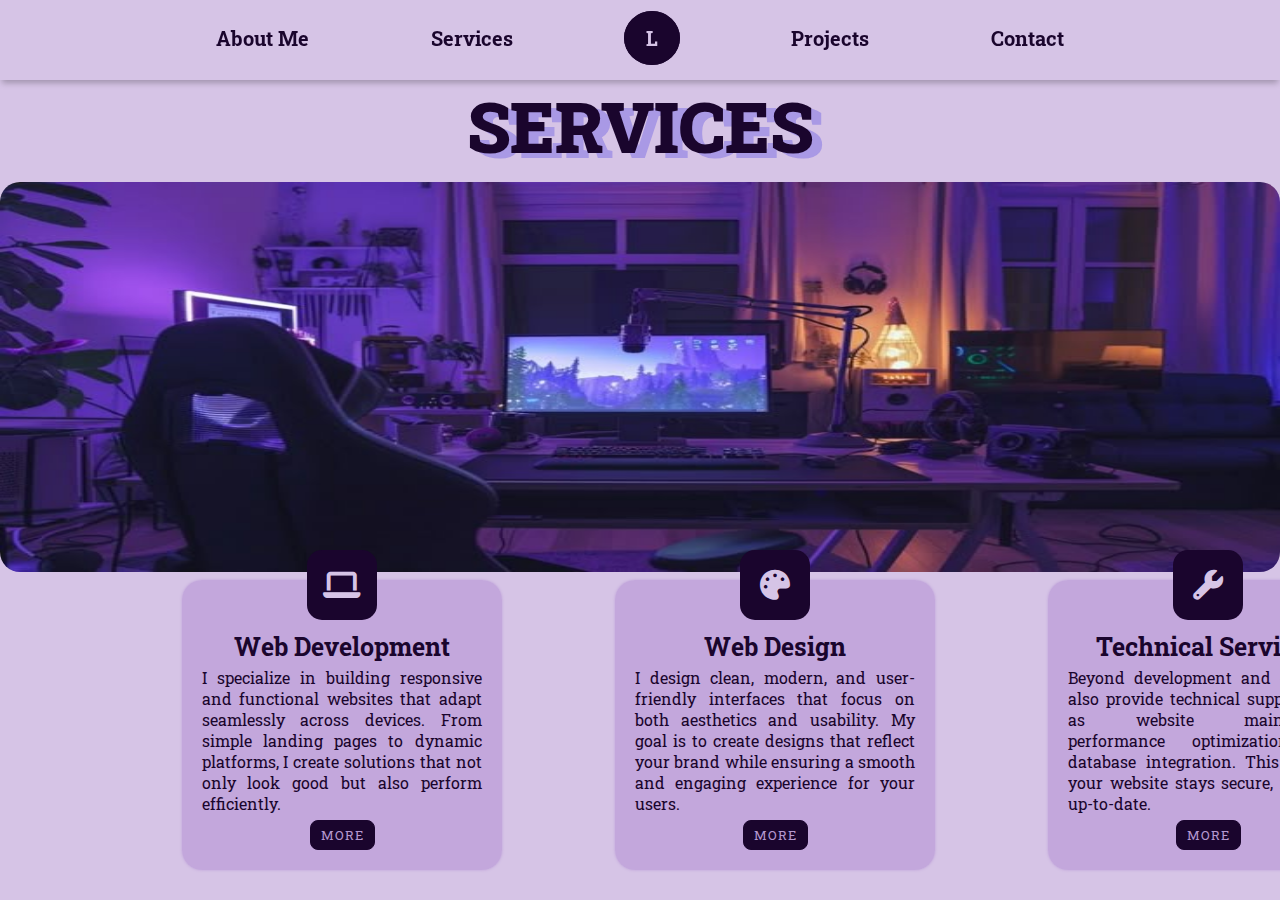
<file: LAS_PORTFOLIO/html/services.html>
<!DOCTYPE html>
<html lang="en">
<head>
  <meta charset="UTF-8">
  <meta name="viewport" content="width=device-width, initial-scale=1.0">
  <!--CSS STYLES-->
  <link rel="stylesheet" href="../css/general.css">
  <link rel="stylesheet" href="../css/nav.css">
  <link rel="stylesheet" href="../css/services.css">
  <!--FONTS-->
  <link rel="preconnect" href="https://fonts.googleapis.com">
  <link rel="preconnect" href="https://fonts.gstatic.com" crossorigin>
  <link href="https://fonts.googleapis.com/css2?family=Roboto+Slab:wght@100..900&family=Roboto:ital,wght@0,100..900;1,100..900&display=swap" rel="stylesheet">
  <!--FONT AWESOME-->
  <link
  rel="stylesheet"
  href="https://cdnjs.cloudflare.com/ajax/libs/font-awesome/6.7.2/css/all.min.css"
/>
  <title>Lyka Portfolio</title>
</head>
<body>
  <header>
    <nav>
      <ul>
        <li><a href="about.html">About Me</a></li>
        <li><a href="services.html">Services</a></li>
        <li><a href="/index.html" class="l-logo">L</a></li>
        <li><a href="projects.html">Projects</a></li>
        <li><a href="contact.html">Contact</a></li>
      </ul>
    </nav>
  </header>
  <main>
    <section id="services">
      
      <div class="head">SERVICES</div>
      
      <div class="service-cover">
        <img src="../images/services-photo.jpg" alt="services cover">
      </div>
      
      <div class="services-container">
        <!--SERVICES CARDS-->
          <!--Card 1-->
            <div class="service">
              <div class="service-icon">
                <i class="fa-solid fa-laptop"></i>
              </div>
              <div class="service-name">
                <b>Web Development</b>
              </div>
              <div class="service-desc">
                I specialize in building responsive and functional websites that adapt seamlessly across devices. From simple landing pages to dynamic platforms, I create solutions that not only look good but also perform efficiently.
                
              </div>
              <div class="service-more">
                MORE
              </div>
              
            </div>

            <!--Card 2-->
            <div class="service">
              <div class="service-icon">
                <i class="fa-solid fa-palette"></i>
              </div>
              <div class="service-name">
                <b>Web Design</b>
              </div>
              <div class="service-desc">
                I design clean, modern, and user-friendly interfaces that focus on both aesthetics and usability. My goal is to create designs that reflect your brand while ensuring a smooth and engaging experience for your users.
                </div>
              <div class="service-more">
                MORE
              </div>
            </div>

            <!--Card 3-->
            <div class="service">
              <div class="service-icon">
                <i class="fa-solid fa-wrench"></i>
              </div>
              <div class="service-name">
                <b>Technical Services</b>
              </div>
              <div class="service-desc">
                Beyond development and design, I also provide technical support such as website maintenance, performance optimization, and database integration. This ensures your website stays secure, fast, and up-to-date.
                
              </div>
              <div class="service-more">
                MORE
              </div>
            </div>
      </div>


    </section>
  </main>

  <footer>

  </footer>

   <script src="../js/script.js"></script>
</body>
</html>
</file>
<file: LAS_PORTFOLIO/css/general.css>
* {
  margin: 0;
  padding: 0;
  box-sizing: border-box;
  font-family: "Roboto slab", Arial;
}

:root {
  --main-bg: #d6c4e6;        
  --main-text: #1a052d;      
  --secondary-color: #b498cf; 
  --hover-color: #cfb5ed;    
  --active-color: #CDB4DB;   
}

body {
  min-height: 100vh;
  background-color: var(--main-bg);
  
}

section {
  padding-top: 80px;
}

.head {
  font-size: 70px;
  color: var(--main-text);
  display: flex;
  justify-content: center;

  font-weight: 1000;
  text-shadow: 10px 5px 0 rgba(123, 109, 228, 0.5);

}
</file>
<file: LAS_PORTFOLIO/css/nav.css>
header {
  padding: 25px 0px;
  height: 80px;
  box-shadow: 0 5px 6px -2px rgba(0,0,0,0.25);

  background-color: var(--main-bg);
  position: fixed;
  z-index: 1000;
  left: 0;
  top: 0;
  width: 100%;
}

nav ul {
  list-style: none;
  display: flex;
  justify-content: center;
  gap: 100px;
}

nav ul li a{
  text-decoration: none;
  font-size: 20px;
  color: var(--main-text);
  font-weight: 700;
  padding: 7px 11px;
  position: relative;
  text-decoration: none;
}

nav ul li a::after {
  content: "";
  position: absolute;
  left: 0;
  bottom: -1px; 
  width: 0;
  height: 2px;
  background-color: var(--main-text); 
  transition: width 0.3s ease-in-out;
}

nav ul li a:hover::after {
  width: 100%;
}


a.l-logo::after {
  display: none;
}

.l-logo {
  background-color: var(--main-text);
  border: 2px solid var(--main-text);
  color: var(--main-bg);
  padding: 12px 20px;
  border-radius: 50%;
  transition: 0.2s ease;
}

.l-logo:hover {
  background-color: var(--hover-color);
  border: 2px solid var(--main-text);
  color: var(--main-text);
  padding: 12px 20px;
  border-radius: 50%;
}

.l-logo:active {
  background-color: var(--active-color);
  border: 2px solid var(--main-text);
  color: var(--main-text);
  padding: 12px 20px;
  border-radius: 50%;
}
</file>
<file: LAS_PORTFOLIO/css/home.css>
.image-home {
  height: 470px;
  width: 100%;
  display: flex;
}

.image-home img {
  height: 450px;
  width: 25%;
  opacity: 0.8;
}

.bottom-home {
  height: auto;
}

.portfolio-title , .portfolio-sub-title  {
  font-weight: bold;
  display: flex;
  justify-content: center;
  color: var(--main-text);
}
.portfolio-title {
  font-size: 110px;
  letter-spacing: 6px;
  padding: 0;
  text-shadow: 8px 5px 0 rgba(123, 109, 228, 0.5);
}

.portfolio-sub-title {
  font-size: 30px;
  letter-spacing: 2px;
  text-shadow: 3px 3px 0 rgba(123, 109, 228, 0.5);
}
</file>
<file: LAS_PORTFOLIO/css/about.css>
.about-container {
  display: flex;
  justify-content: center;
  align-items: center;
  padding: 10px 50px;
  width: 95%;
  margin: 40px auto;
  height: 450px;
}

.about-container .left {
  width: 60%;
  margin-right: 10px;
}

.left .introduction {
  font-size: 110px;
  color: var(--main-text);
}

.left .occupation {
  font-size: 40px;
  color: var(--main-text);
}

.left .name-desc {
  font-size: 20px;
  color: var(--main-text);
  margin-top: 15px;
  text-align: justify;
}

.about-container .right {
  width: 35%;
}

.about-container .right img {
  width: 400px;
  height: 470px;
  margin-left: 50px;

  border-radius: 35px;
  border: 15px groove rgba(123, 109, 228, 0.5);
}

button {
  margin-top: 20px;
  height: 50px;
  width: 150px;
  border-radius: 30px;
  border: 1px solid var(--main-text);

  cursor: pointer;
  font-size: 15px;
}

.dl-cv {
  background-color: var(--main-text);
  color: var(--main-bg);
  margin-right: 10px;

  transition: all 0.2s ease-in-out;
}

.dl-cv:hover{
  background-color: #c2aed6; 
  color: var(--main-text);

  box-shadow: 0px 0px 10px var(--main-text);
}

.hire-me {
  background-color: #c2aed6; 
  color: var(--main-text);

  transition: all 0.2s ease-in-out;
}

.hire-me:hover {
  background-color: var(--main-text);
  color: var(--main-bg);

  box-shadow: 0px 0px 10px var(--main-text);
}

/*EDUC*/

.bg-container {
  display: flex;
  justify-content: center;
  gap: 45px;
  height: auto;
  width: 85%;
  margin: 100px auto;
}

.bg-card{
  width: 50%;
  height: 100%;
  display: flex;
  flex-direction: column;
  align-items: center ;
}

.bg-title {
  font-size: 30px;
  font-weight: bold;
}

.bg-box {
  width: 100%;
  height: auto;
  margin-top: 15px;
  background-color: #c5acdc; 
  border-radius: 20px;
  padding: 10px;
  display: flex;
  gap: 10px;
  padding: 10px;
  box-shadow: 0px 0px 10px var(--main-text);
}

.bg-right {
  margin-top: 20px;
  width: 7%;
  height: auto;
  display: flex;
  justify-content: center;
  align-items: center;
  flex-direction: column;
  
}

.bg-right .line {
  width: 7%;
  height: 100%;
  background-color: var(--main-text);
  position: relative;
  margin: 0 auto;
}

.bg-right .circle {
  width: 18px;
  height: 18px;
  background-color: var(--main-text);
  border-radius: 50%;
  margin: 0 auto;
 
}

/*circles*/

.bg-right .circle.one {
  position: absolute;
  bottom: -113px;
}

.bg-right .circle.two {
  position: absolute;
  bottom: -368px;
}

.bg-right .circle.three {
  position: absolute;
  bottom: -622px;
}



.bg-left {
  width: 93%;
  padding: 10px;
  display: flex;
  flex-direction: column;
  gap: 55px;
}

.bg-content {
  width: 100%;
  height: 200px;
  padding: 3px;
  display: flex;
  flex-direction: column;
}

.bg-date {
  font-size: 18px;
  margin-bottom: 8px;
}

.bg-label {
  font-size: 22px;
  font-weight: 700;
}

.bg-place {
  font-size: 18px;
  font-weight: 500;
  margin-bottom: 8px;
}

.bg-desc {
  font-size: 17px;
  text-align: justify;
}

/*skills*/

.skills-section {
  width: 100%;
  max-width: 800px;
  background: #dec7f2; 
  border-radius: 12px;
  box-shadow: 0 0 8px 1px var(--main-text);
  padding: 20px;
  margin: 0 auto;
  margin-bottom: 100px;
}

.skills-section h1 {
  text-align: center;
  margin-bottom: 20px;
  color: var(--main-text);
}

table {
  width: 100%;
  border-collapse: collapse;
  text-align: left;
  text-align: center;
}

th, td {
  padding: 12px;
  border-bottom: 1px solid var(--secondary-color);
  color: var(--main-text);
  vertical-align: middle; 
}

tr {
  height: 60px; 
}

th {
  background: var(--secondary-color);
  color: var(--main-text);
  text-transform: uppercase;
  font-size: 17px;
  letter-spacing: 0.5px;
}

.progress {
  background: var(--hover-color);
  border-radius: 10px;
  overflow: hidden;
  height: 25px;
  position: relative;

}

.progress-bar {
  height: 100%;
  background: #1a052d; 
  display: flex;
  align-items: center;
  justify-content: center;
  color: #d6c4e6;
  font-size: 12px; 
  font-weight: bold;
}
</file>
<file: LAS_PORTFOLIO/css/contact.css>
.contact-intro , .contact-email{
  margin-top: 30px;
  display: flex;
  flex-direction: column;
  justify-content: center;
  align-items: center;
}

.contact-email {
  margin-top: 80px;
  
}

.contact-question , .email-title{
  font-size: 30px;
  font-weight: 800;
  color: var(--main-text);
}

.contact-sub , .email-sub{
  font-size: 20px;
  font-weight: 600;
  color: var(--main-text);
}

.contact-container{
  margin-top: 50px;
  display: flex;
  justify-content: space-around;
  align-items: center;
}

.contact {
  display: flex;
  justify-content: center;
  align-items: center;
  flex-direction: column;
  color: var(--main-text);
}

.contact-icon {
  font-size: 35px;
}

.contact-name {
  margin-top: 8px;
  margin-bottom: 4px;
  font-weight: 700;
  font-size: 20px;
}

.contact-desc {
  font-size: 18px;
  font-weight: 500;
}

.email-me {
  margin-top: 20px;
  display: flex;
  justify-content: center;
  margin-bottom: 80px;
}

.form-email {
  display: flex;
  flex-direction: column;
  align-items: center;
  gap: 10px;
}

.form-email .contact-inputs , select {
  height: 70px;
  width: 450px;
  padding: 20px;
  font-size: 17px;
  border-radius: 10px;
  border: 1px solid var(--main-text);
  background-color: #e4d5f1; 
  box-shadow: 1px 1px 2px var(--main-text);
}

.form-email #email-message {
  height: 180px;
  resize: none;    
}

.contact-inputs::placeholder {
  color: var(--main-text);
}

.email-buttons {
  display: flex;
  gap: 20px;
}

.email-buttons button {
  height: 50px;
  width: 130px;
  border-radius: 30px;
  border: 1px solid var(--main-text);

  cursor: pointer;
  font-size: 15px;
}

.send-button {
  background-color: var(--main-text);
  color: var(--main-bg);
  transition: all ease-in-out 0.2s;
}

.send-button:hover {
  background-color: rgba(26, 5, 45, 0.8); 
  color: var(--main-bg);
}

.clear-button {
  background-color: #c2aed6; 
  color: var(--main-text);
  transition: all ease-in-out 0.2s;
}

.clear-button:hover {
  background-color:rgba(208, 191, 225, 0.5); 
  color: var(--main-text);
}

.connect-container {
  display: flex;
  flex-direction: column;
  justify-content: center;
  align-items: center;
  margin-bottom: 50px;
  gap: 5px;
  color: var(--main-text);
}

.socials {
  display: flex;
  font-size: 30px;
  gap: 7px;
}

.social-icon i{
  color: var(--main-text);
}

.social-icon i:hover{
  color: #411667;
}
</file>
<file: LAS_PORTFOLIO/css/projects.css>
.projects-container{
  display: flex;
  justify-content: center;
  flex-wrap: wrap;
  padding-top: 15px;
  margin-bottom: 100px;
}

.projects-head {
  font-size: 90px;
  color: var(--main-text);
  display: flex;
  justify-content: center;
  font-weight: 1000;
  text-shadow: 10px 5px 0 rgba(123, 109, 228, 0.5);
}

.container {
  width: 1000px;
  height: 520px;
  padding: 15px;
  display: flex;
  position: relative;
}

.proj-image {
  width: 700px;
  position: absolute;
  border-radius: 20px;
  left: 5px;
}

.proj-image img {
  width: 100%;
  height: 400px;
  border-radius: 20px;
  box-shadow: 0 0 10px -2px rgba(40, 1, 101, 0.746);
}

.proj-info {
  width: 555px;
  height: 340px;
  position: absolute;
  background-color: rgba(183, 176, 240, 0.7);
  padding: 22px;
  right: -80px;
  top: 43px;
  color: var(--main-text);
  border-radius: 20px;
  box-shadow: 0 0 10px -2px   
}

.proj-title {
  font-size: 28px;
  font-weight: 900;
}

.proj-sub-title {
  font-size: 20px;
  font-weight: 700;
}

.proj-desc {
  margin-top: 5px;
  margin-bottom: 15px;
  font-size: 17px;
  text-align: justify;
}

.know-more {
  font-size: 17px;
  border-radius: 30px;
  background-color: var(--main-text);
  border: 2px solid var(--secondary-color);
  color: var(--secondary-color);
  height: 50px;
  width: 125px;
  
  cursor: pointer;
  transition: all 0.2s ease-in-out;
}

.know-more:hover{
  background-color:var(--secondary-color);
  border: 2px solid var(--main-text);
  color: var(--main-text);
}

.preview {
  font-size: 17px;
  border-radius: 30px;
  background-color:var(--secondary-color);
  border: 2px solid var(--main-text);
  color: var(--main-text);
  height: 47px;
  width: 125px;

  cursor: pointer;
  transition: all 0.2s ease-in-out;
}

.preview:hover {
  background-color: var(--main-text);
  border: 2px solid var(--secondary-color);
  color: var(--secondary-color);
}

/*FOR SECOND PROJ*/

.container.second {
  margin-bottom: 100px;
}

.container.second .proj-image {
  right: -80px;
  left: auto;
}

.container.second .proj-image img{
  height: 500px;
}

.container.second .proj-info {
  left: 5px;
  right: auto;
  top: 80px;
}

/*third project*/

.container.third .proj-image{
  width: 450px;
  position: absolute;
  border-radius: 20px;
  left: 65px;
}

.container.third .proj-image img {
  height: 500px;
}

.container.third .proj-info{
  right: 5px;
  top: 75px;
}
</file>
<file: LAS_PORTFOLIO/css/services.css>
.service-cover {
  margin-top: 10px;
  display: flex;
  justify-content: center;

  position: relative;
}

.service-cover img {
  height: 390px;
  width: 1300px;
  border-radius: 20px;
}

.services-container {
  position: absolute;
  left: 125px;
  bottom: 40px;
  display: flex;
  flex-wrap: wrap;
  justify-content: space-around;
  width: 1300px;
  height: 280px;
}

/*Service Crads*/

.service {
  width: 320px;
  height: 290px;
  background-color: #fff;
  border-radius: 20px;
  display: flex;
  align-items: center;
  flex-direction: column;
  position: relative;
  padding: 50px 20px;
  color: var(--main-text);
  background-color: rgba(190, 160, 217, 0.8); 
  box-shadow: 0px 0px 3px rgba(190, 160, 217);
}

.service-icon {
  position: absolute;
  top: -30px;
  height: 70px;
  width: 70px;
  background-color: var(--main-text);
  color:  var(--main-bg);
  display: flex;
  align-items: center;
  justify-content: center;
  font-size: 30px;
  border-radius: 15px;

}

.service-name {
  font-size: 25px;
}

.service-desc{
  margin-top: 4px;
  text-align: justify;
}

.service-more {
  position: absolute;
  bottom: 20px;
  left: 40%;

  height: 30px;
  width: 65px;
  border-radius: 8px;

  background-color: var(--main-text);
  display: flex;
  justify-content: center;
  align-items: center;
  transition: all 0.2s ease-in;
  cursor: pointer;
  color: var(--secondary-color);
  font-size: 13px;
  letter-spacing: 1px;
  border: 1px solid var(--main-text);
}


.service-more:hover {
  background-color:var(--secondary-color);
  border: 1px solid var(--main-text);
  color: var(--main-text);
}
</file>
